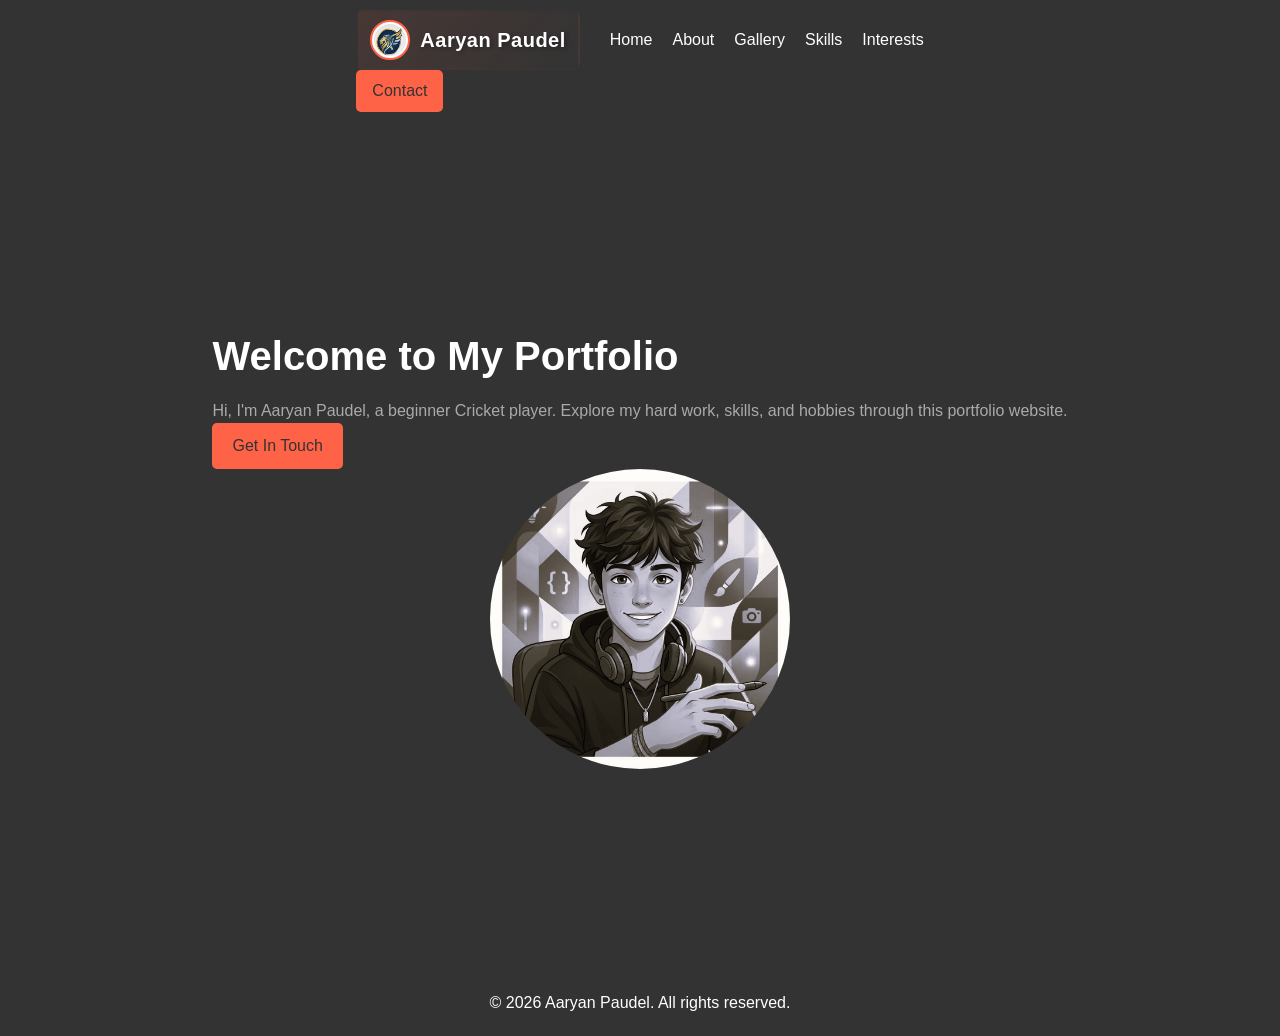
<file: index.html>
<!DOCTYPE html>
<html lang="en">
<head>
    <meta charset="UTF-8">
    <meta name="viewport" content="width=device-width, initial-scale=1.0">
    <title>Aaryan Paudel - Portfolio</title>
    <link rel="stylesheet" href="style.css">
    <style>
        :root {
            --transition: all 0.3s ease;
        }

        .hero {
            display: flex;
            align-items: center;
            justify-content: space-between;
            padding: 150px 0 100px;
            background: var(--dark);
            color: var(--pure);
            min-height: 100vh;
        }

        .hero-content {
            flex: 1;
            padding: 0 50px;
        }

        .hero-image {
            flex: 1;
            text-align: center;
        }

        .hero-image img {
            width: 300px;
            height: 300px;
            border-radius: 50%;
            object-fit: cover;
        }

        .hero-text h1 {
            font-size: 40px;
            margin: 10px 0;
        }

        .hero-text p {
            color: #aaa;
            line-height: 1.6;
        }
    </style>
</head>
<body>
<header>
<nav class="navbar">
<div class="container">
<div class="nav-left">
<a href="index.html" class="logo">
<img src="Image/logo.png" alt="Logo">
<span>Aaryan Paudel</span>
</a>
<div class="nav-links">
<a href="index.html">Home</a>
<a href="about.html">About</a>
<a href="gallery.html">Gallery</a>
<a href="skills.html">Skills</a>
<a href="interests.html">Interests</a>
</div>
</div>
<a href="contact.html" class="btn contact-btn">Contact</a>
</div>
</nav>
</header>
<main>
<section id="home" class="hero">
<div class="container">
<div class="hero-content">
<div class="hero-text">
                        <h1>Welcome to My Portfolio</h1>
                        <p>Hi, I'm Aaryan Paudel, a beginner Cricket player. Explore my hard work, skills, and hobbies through this portfolio website.</p>
                        <a href="contact.html" class="btn">Get In Touch</a>
                    </div>
                </div>
                <div class="hero-image">
                    <img src="Image/portfolio%20image%201.png" alt="Aaryan Paudel">
                </div>
            </div>
        </section>
    </main>
    <footer>
        <div class="container">
            <p>&copy; 2026 Aaryan Paudel. All rights reserved.</p>
        </div>
    </footer>
</body>
</html>
</file>
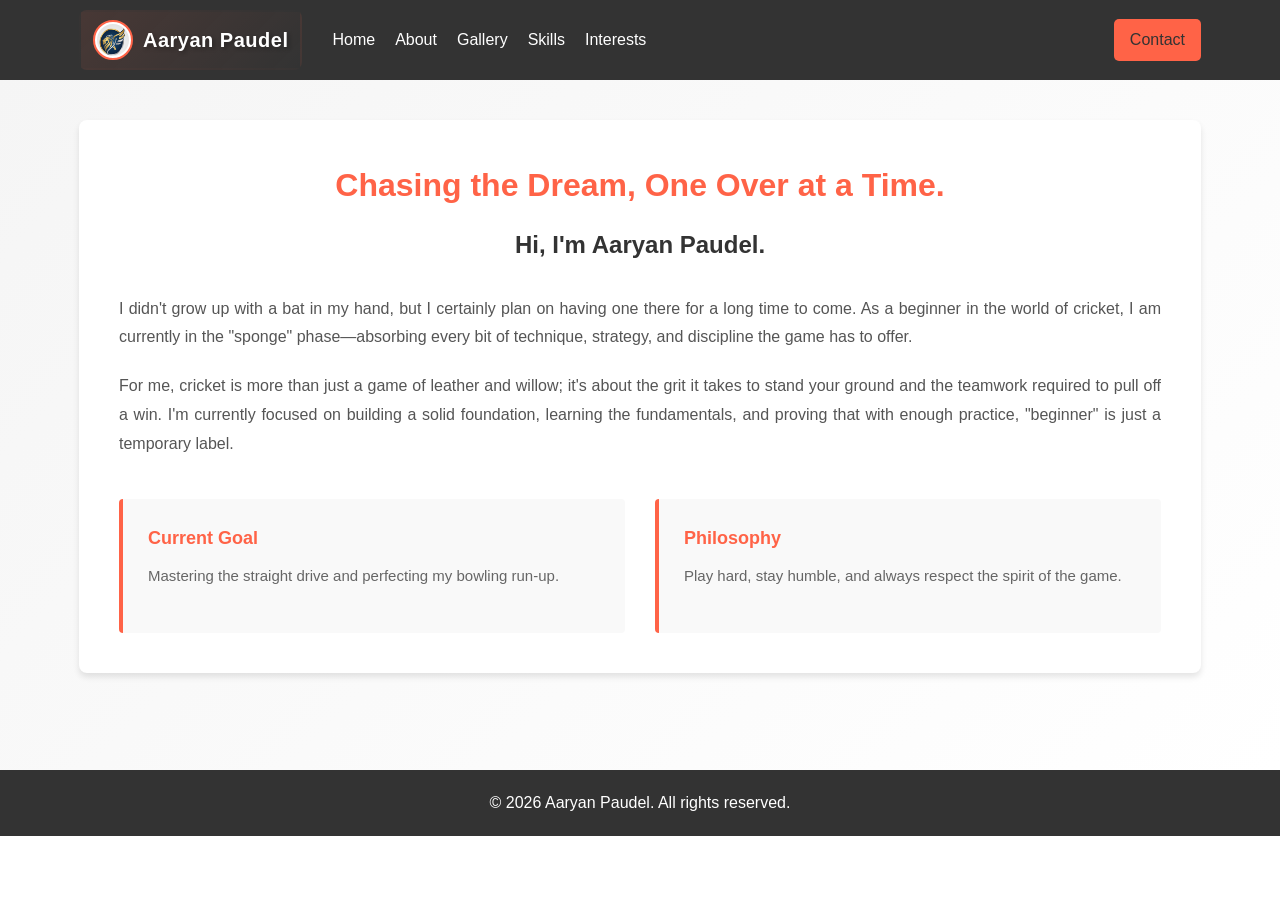
<file: about.html>
<!DOCTYPE html>
<html lang="en">
<head>
    <meta charset="UTF-8">
    <meta name="viewport" content="width=device-width, initial-scale=1.0">
    <title>About Me - Aaryan Paudel</title>
    <link rel="stylesheet" href="style.css">
    <style>
        :root {
            --shadow: 0 4px 6px rgba(0, 0, 0, 0.1);
            --shadow-hover: 0 6px 12px rgba(255, 99, 71, 0.2);
            --transition: all 0.3s ease;
        }

        .about {
            min-height: calc(100vh - 200px);
            padding: 50px 0;
            background: linear-gradient(135deg, #f5f5f5, #fff);
        }

        .about-content {
            background: white;
            padding: 40px;
            border-radius: 8px;
            box-shadow: var(--shadow);
        }

        .about-content h1 {
            color: var(--primary);
            font-size: 32px;
            margin-bottom: 15px;
            text-align: center;
        }

        .about-content h2 {
            color: var(--dark);
            font-size: 24px;
            margin-bottom: 30px;
            text-align: center;
        }

        .about-content p {
            font-size: 16px;
            line-height: 1.8;
            color: #555;
            margin-bottom: 20px;
            text-align: justify;
        }

        .about-highlights {
            display: grid;
            grid-template-columns: 1fr 1fr;
            gap: 30px;
            margin-top: 40px;
        }

        .highlight {
            background: #f9f9f9;
            padding: 25px;
            border-left: 4px solid var(--primary);
            border-radius: 4px;
            transition: var(--transition);
        }

        .highlight:hover {
            transform: translateY(-5px);
            box-shadow: var(--shadow-hover);
        }

        .highlight h3 {
            color: var(--primary);
            font-size: 18px;
            margin-bottom: 12px;
        }

        .highlight p {
            color: #666;
            font-size: 15px;
            line-height: 1.6;
            text-align: left;
        }
    </style>
</head>
<body>
<header>
<nav class="navbar">
<div class="container" style="display: flex; justify-content: space-between; align-items: center; width: 100%;">
<div class="nav-left">
<a href="index.html" class="logo">
<img src="Image/logo.png" alt="Logo">
<span>Aaryan Paudel</span>
</a>
<div class="nav-links">
<a href="index.html">Home</a>
<a href="about.html">About</a>
<a href="gallery.html">Gallery</a>
<a href="skills.html">Skills</a>
<a href="interests.html">Interests</a>
</div>
</div>
<a href="contact.html" class="btn contact-btn">Contact</a>
</div>
</nav>
</header>
<main>
<section id="about" class="about">
<div class="container">
<div class="about-content">
<h1>Chasing the Dream, One Over at a Time.</h1>
<h2>Hi, I'm Aaryan Paudel.</h2>

<p>I didn't grow up with a bat in my hand, but I certainly plan on having one there for a long time to come. As a beginner in the world of cricket, I am currently in the "sponge" phase—absorbing every bit of technique, strategy, and discipline the game has to offer.</p>

<p>For me, cricket is more than just a game of leather and willow; it's about the grit it takes to stand your ground and the teamwork required to pull off a win. I'm currently focused on building a solid foundation, learning the fundamentals, and proving that with enough practice, "beginner" is just a temporary label.</p>

<div class="about-highlights">
<div class="highlight">
<h3>Current Goal</h3>
<p>Mastering the straight drive and perfecting my bowling run-up.</p>
</div>

<div class="highlight">
<h3>Philosophy</h3>
<p>Play hard, stay humble, and always respect the spirit of the game.</p>
</div>
</div>
</div>
</div>
</section>
</main>
<footer>
<div class="container">
<p>&copy; 2026 Aaryan Paudel. All rights reserved.</p>
</div>
</footer>
</body>
</html>
</file>
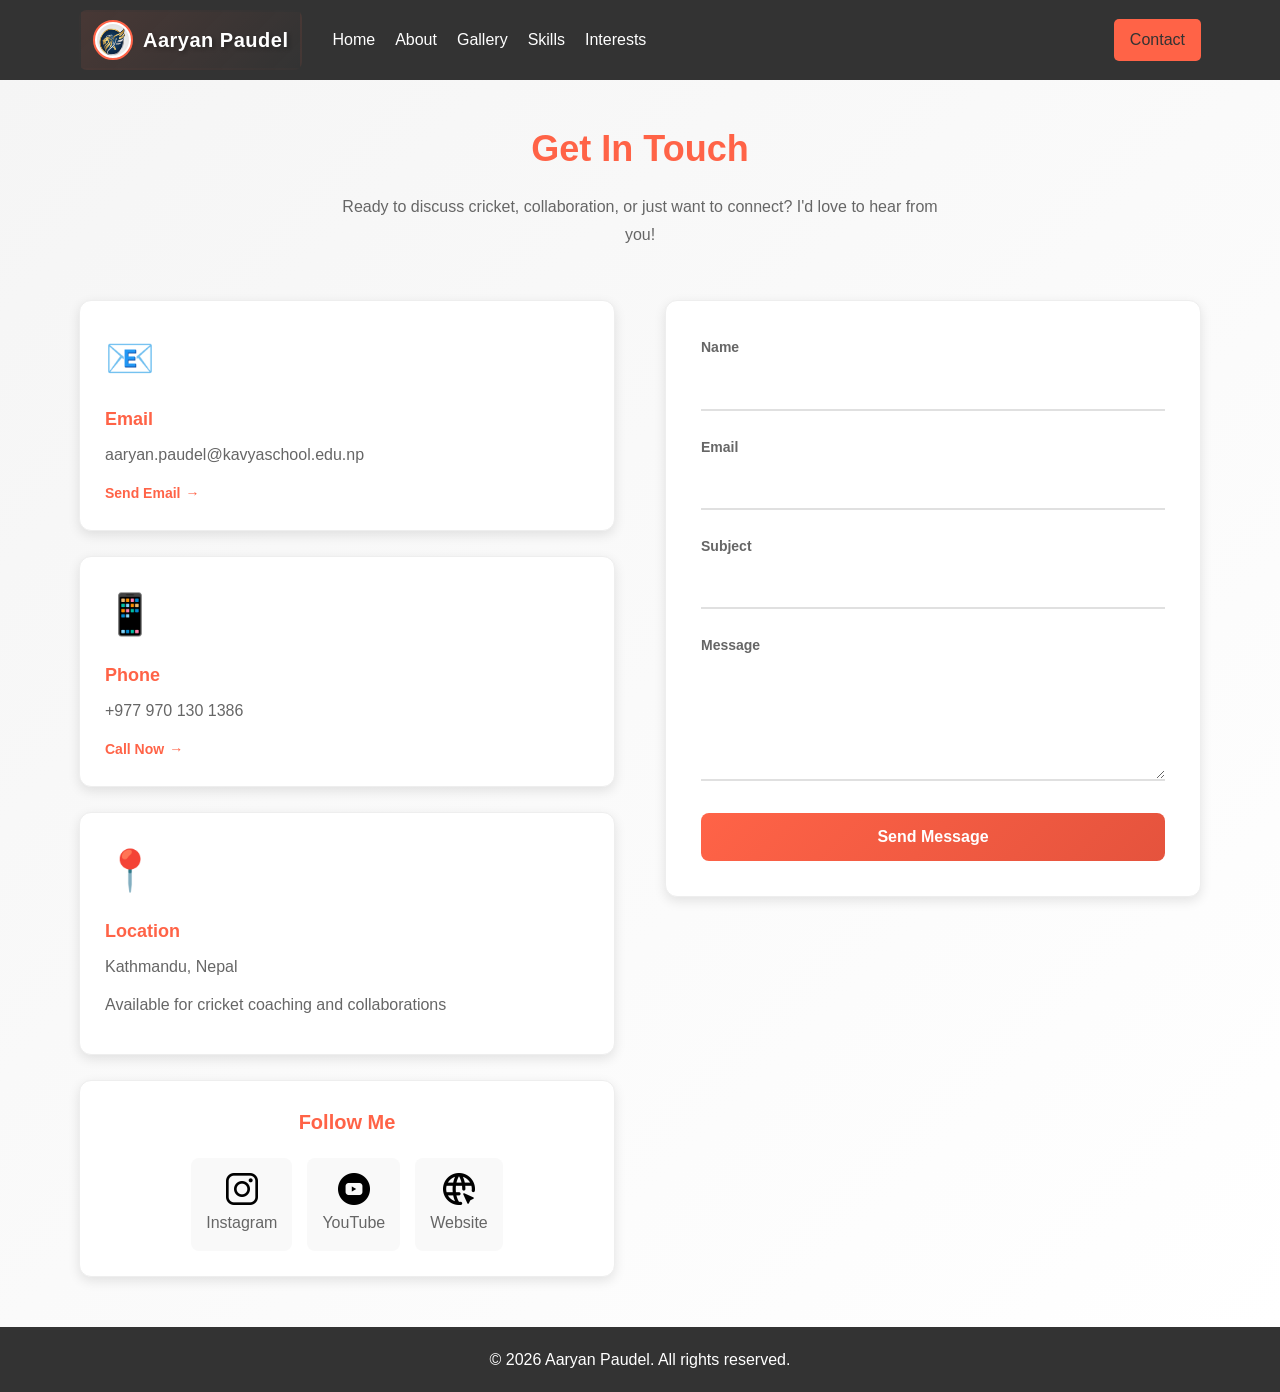
<file: contact.html>
<!DOCTYPE html>
<html lang="en">
<head>
    <meta charset="UTF-8">
    <meta name="viewport" content="width=device-width, initial-scale=1.0">
    <title>Contact - Aaryan Paudel</title>
    <link rel="stylesheet" href="style.css">
    <style>
        :root {
            --shadow: 0 4px 12px rgba(0, 0, 0, 0.1);
            --shadow-hover: 0 8px 20px rgba(255, 99, 71, 0.15);
            --transition: all 0.3s ease;
        }

        .contact {
            min-height: calc(100vh - 200px);
            padding: 50px 0;
            background: linear-gradient(135deg, #f5f5f5, #fff);
        }

        .contact-header {
            text-align: center;
            margin-bottom: 50px;
        }

        .contact-header h1 {
            color: var(--primary);
            font-size: 36px;
            margin-bottom: 15px;
        }

        .contact-header p {
            color: #666;
            font-size: 16px;
            line-height: 1.8;
            max-width: 600px;
            margin: 0 auto;
        }

        .contact-content {
            display: grid;
            grid-template-columns: 1fr 1fr;
            gap: 50px;
            align-items: start;
        }

        .contact-info {
            display: flex;
            flex-direction: column;
            gap: 25px;
        }

        .info-card {
            background: white;
            padding: 25px;
            border-radius: 12px;
            box-shadow: var(--shadow);
            border: 1px solid #eee;
            transition: var(--transition);
            position: relative;
            overflow: hidden;
        }

        .info-card::before {
            content: '';
            position: absolute;
            top: 0;
            left: 0;
            right: 0;
            height: 4px;
            background: linear-gradient(90deg, var(--primary), #ff7f50);
            transform: scaleX(0);
            transition: transform 0.3s ease;
        }

        .info-card:hover::before {
            transform: scaleX(1);
        }

        .info-card:hover {
            transform: translateY(-5px);
            box-shadow: var(--shadow-hover);
        }

        .info-icon {
            font-size: 40px;
            margin-bottom: 15px;
            display: inline-block;
            transition: transform 0.3s ease;
        }

        .info-card:hover .info-icon {
            transform: scale(1.1) rotate(5deg);
        }

        .info-content h3 {
            color: var(--primary);
            font-size: 18px;
            margin-bottom: 8px;
        }

        .info-content p {
            color: #666;
            margin-bottom: 12px;
            line-height: 1.6;
        }

        .info-link {
            color: var(--primary);
            text-decoration: none;
            font-weight: 600;
            font-size: 14px;
            transition: color 0.3s ease;
            display: inline-flex;
            align-items: center;
            gap: 5px;
        }

        .info-link:hover {
            color: #e5533d;
        }

        .info-link::after {
            content: '→';
            transition: transform 0.3s ease;
        }

        .info-link:hover::after {
            transform: translateX(3px);
        }

        .social-links {
            background: white;
            padding: 25px;
            border-radius: 12px;
            box-shadow: var(--shadow);
            border: 1px solid #eee;
        }

        .social-links h3 {
            color: var(--primary);
            font-size: 20px;
            margin-bottom: 20px;
            text-align: center;
        }

        .social-icons {
            display: flex;
            gap: 15px;
            justify-content: center;
        }

        .social-link {
            display: flex;
            flex-direction: column;
            align-items: center;
            text-decoration: none;
            color: #666;
            transition: var(--transition);
            padding: 15px;
            border-radius: 8px;
            background: #f9f9f9;
            min-width: 80px;
            position: relative;
            overflow: hidden;
        }

        .social-link::before {
            content: '';
            position: absolute;
            inset: 0;
            background: linear-gradient(135deg, var(--primary), rgba(255, 99, 71, 0.1));
            opacity: 0;
            transition: opacity 0.3s ease;
        }

        .social-link:hover::before {
            opacity: 1;
        }

        .social-link:hover {
            background: var(--primary);
            color: white;
            transform: translateY(-3px);
            box-shadow: 0 4px 12px rgba(255, 99, 71, 0.3);
        }

        .social-icon {
            width: 32px;
            height: 32px;
            margin-bottom: 5px;
            transition: var(--transition);
            object-fit: contain;
        }

        .social-link:hover .social-icon {
            transform: scale(1.2);
            filter: brightness(1.1);
        }

        .contact-form {
            background: white;
            padding: 35px;
            border-radius: 12px;
            box-shadow: var(--shadow);
            border: 1px solid #eee;
        }

        .form-group {
            margin-bottom: 25px;
            position: relative;
        }

        .form-group label {
            display: block;
            color: #666;
            font-size: 14px;
            margin-bottom: 8px;
            font-weight: 600;
            transition: color 0.3s ease;
        }

        .form-group input, .form-group textarea {
            width: 100%;
            padding: 12px 0;
            border: none;
            border-bottom: 2px solid #e0e0e0;
            background: transparent;
            font-size: 16px;
            color: #333;
            transition: border-color 0.3s ease;
            outline: none;
        }

        .form-group input:focus, .form-group textarea:focus {
            border-bottom-color: var(--primary);
        }

        .input-line {
            position: absolute;
            bottom: 0;
            left: 0;
            width: 0;
            height: 2px;
            background: linear-gradient(90deg, var(--primary), #ff7f50);
            transition: width 0.3s ease;
        }

        .form-group input:focus ~ .input-line,
        .form-group textarea:focus ~ .input-line,
        .form-group input:focus + .input-line,
        .form-group textarea:focus + .input-line {
            width: 100%;
        }

        .submit-btn {
            width: 100%;
            padding: 15px;
            background: linear-gradient(135deg, var(--primary), #e5533d);
            color: white;
            border: none;
            border-radius: 8px;
            font-size: 16px;
            font-weight: 600;
            cursor: pointer;
            transition: var(--transition);
            display: flex;
            align-items: center;
            justify-content: center;
            gap: 10px;
            position: relative;
            overflow: hidden;
        }

        .submit-btn::before {
            content: '';
            position: absolute;
            top: 0;
            left: -100%;
            width: 100%;
            height: 100%;
            background: linear-gradient(90deg, transparent, rgba(255, 255, 255, 0.2), transparent);
            transition: left 0.5s ease;
        }

        .submit-btn:hover::before {
            left: 100%;
        }

        .submit-btn:hover {
            transform: translateY(-2px);
            box-shadow: 0 6px 15px rgba(255, 99, 71, 0.3);
        }

        .btn-loader {
            width: 20px;
            height: 20px;
            border: 2px solid rgba(255, 255, 255, 0.3);
            border-top: 2px solid white;
            border-radius: 50%;
            animation: spin 1s linear infinite;
        }

        @keyframes spin {
            0% { transform: rotate(0deg); }
            100% { transform: rotate(360deg); }
        }

        .form-success {
            text-align: center;
            padding: 40px;
        }

        .success-icon {
            font-size: 50px;
            margin-bottom: 20px;
            animation: bounce 0.6s ease;
        }

        @keyframes bounce {
            0%, 20%, 50%, 80%, 100% { transform: translateY(0); }
            40% { transform: translateY(-10px); }
            60% { transform: translateY(-5px); }
        }

        .form-success h3 {
            color: var(--primary);
            margin-bottom: 10px;
        }

        .form-success p {
            color: #666;
        }

        @media (max-width: 768px) {
            .contact-content {
                grid-template-columns: 1fr;
                gap: 30px;
            }

            .contact-header h1 {
                font-size: 28px;
            }

            .info-card, .contact-form {
                padding: 20px;
            }

            .social-icons {
                flex-direction: column;
                align-items: center;
            }

            .social-link {
                width: 100%;
                max-width: 200px;
            }

            .social-icon {
                width: 28px;
                height: 28px;
            }
        }
    </style>
</head>
<body>
<header>
<nav class="navbar">
<div class="container" style="display: flex; justify-content: space-between; align-items: center; width: 100%;">
<div class="nav-left">
<a href="index.html" class="logo">
<img src="Image/logo.png" alt="Logo">
<span>Aaryan Paudel</span>
</a>
<div class="nav-links">
<a href="index.html">Home</a>
<a href="about.html">About</a>
<a href="gallery.html">Gallery</a>
<a href="skills.html">Skills</a>
<a href="interests.html">Interests</a>
</div>
</div>
<a href="contact.html" class="btn contact-btn">Contact</a>
</div>
</nav>
</header>
<main>
<section id="contact" class="contact">
<div class="container">
<div class="contact-header">
<h1>Get In Touch</h1>
<p>Ready to discuss cricket, collaboration, or just want to connect? I'd love to hear from you!</p>
</div>

<div class="contact-content">
<div class="contact-info">
<div class="info-card">
<div class="info-icon">📧</div>
<div class="info-content">
<h3>Email</h3>
<p>aaryan.paudel@kavyaschool.edu.np</p>
<a href="mailto:aaryan.paudel@kavyaschool.edu.np" class="info-link">Send Email</a>
</div>
</div>

<div class="info-card">
<div class="info-icon">📱</div>
<div class="info-content">
<h3>Phone</h3>
<p>+977 970 130 1386</p>
<a href="tel:+9779701301386" class="info-link">Call Now</a>
</div>
</div>

<div class="info-card">
<div class="info-icon">📍</div>
<div class="info-content">
<h3>Location</h3>
<p>Kathmandu, Nepal</p>
<p>Available for cricket coaching and collaborations</p>
</div>
</div>

<div class="social-links">
<h3>Follow Me</h3>
<div class="social-icons">
<a href="#" class="social-link" data-platform="instagram">
<img src="Image/instagram.png" alt="Instagram" class="social-icon">
<span>Instagram</span>
</a>
<a href="#" class="social-link" data-platform="youtube">
<img src="Image/youtube.png" alt="YouTube" class="social-icon">
<span>YouTube</span>
</a>
<a href="#" class="social-link" data-platform="domain">
<img src="Image/domain.png" alt="Website" class="social-icon">
<span>Website</span>
</a>
</div>
</div>
</div>

<div class="contact-form">
<form id="contactForm">
<div class="form-group">
<label for="name">Name</label>
<input type="text" id="name" name="name" required>
<div class="input-line"></div>
</div>

<div class="form-group">
<label for="email">Email</label>
<input type="email" id="email" name="email" required>
<div class="input-line"></div>
</div>

<div class="form-group">
<label for="subject">Subject</label>
<input type="text" id="subject" name="subject" required>
<div class="input-line"></div>
</div>

<div class="form-group">
<label for="message">Message</label>
<textarea id="message" name="message" rows="5" required></textarea>
<div class="input-line"></div>
</div>

<button type="submit" class="submit-btn">
<span>Send Message</span>
<div class="btn-loader" style="display: none;"></div>
</button>
</form>

<div class="form-success" style="display: none;">
<div class="success-icon">✅</div>
<h3>Message Sent!</h3>
<p>Thank you for reaching out. I'll get back to you soon!</p>
</div>
</div>
</div>
</div>
</section>
</main>
<footer>
<div class="container">
<p>&copy; 2026 Aaryan Paudel. All rights reserved.</p>
</div>
</footer>
</body>
</html>
</file>
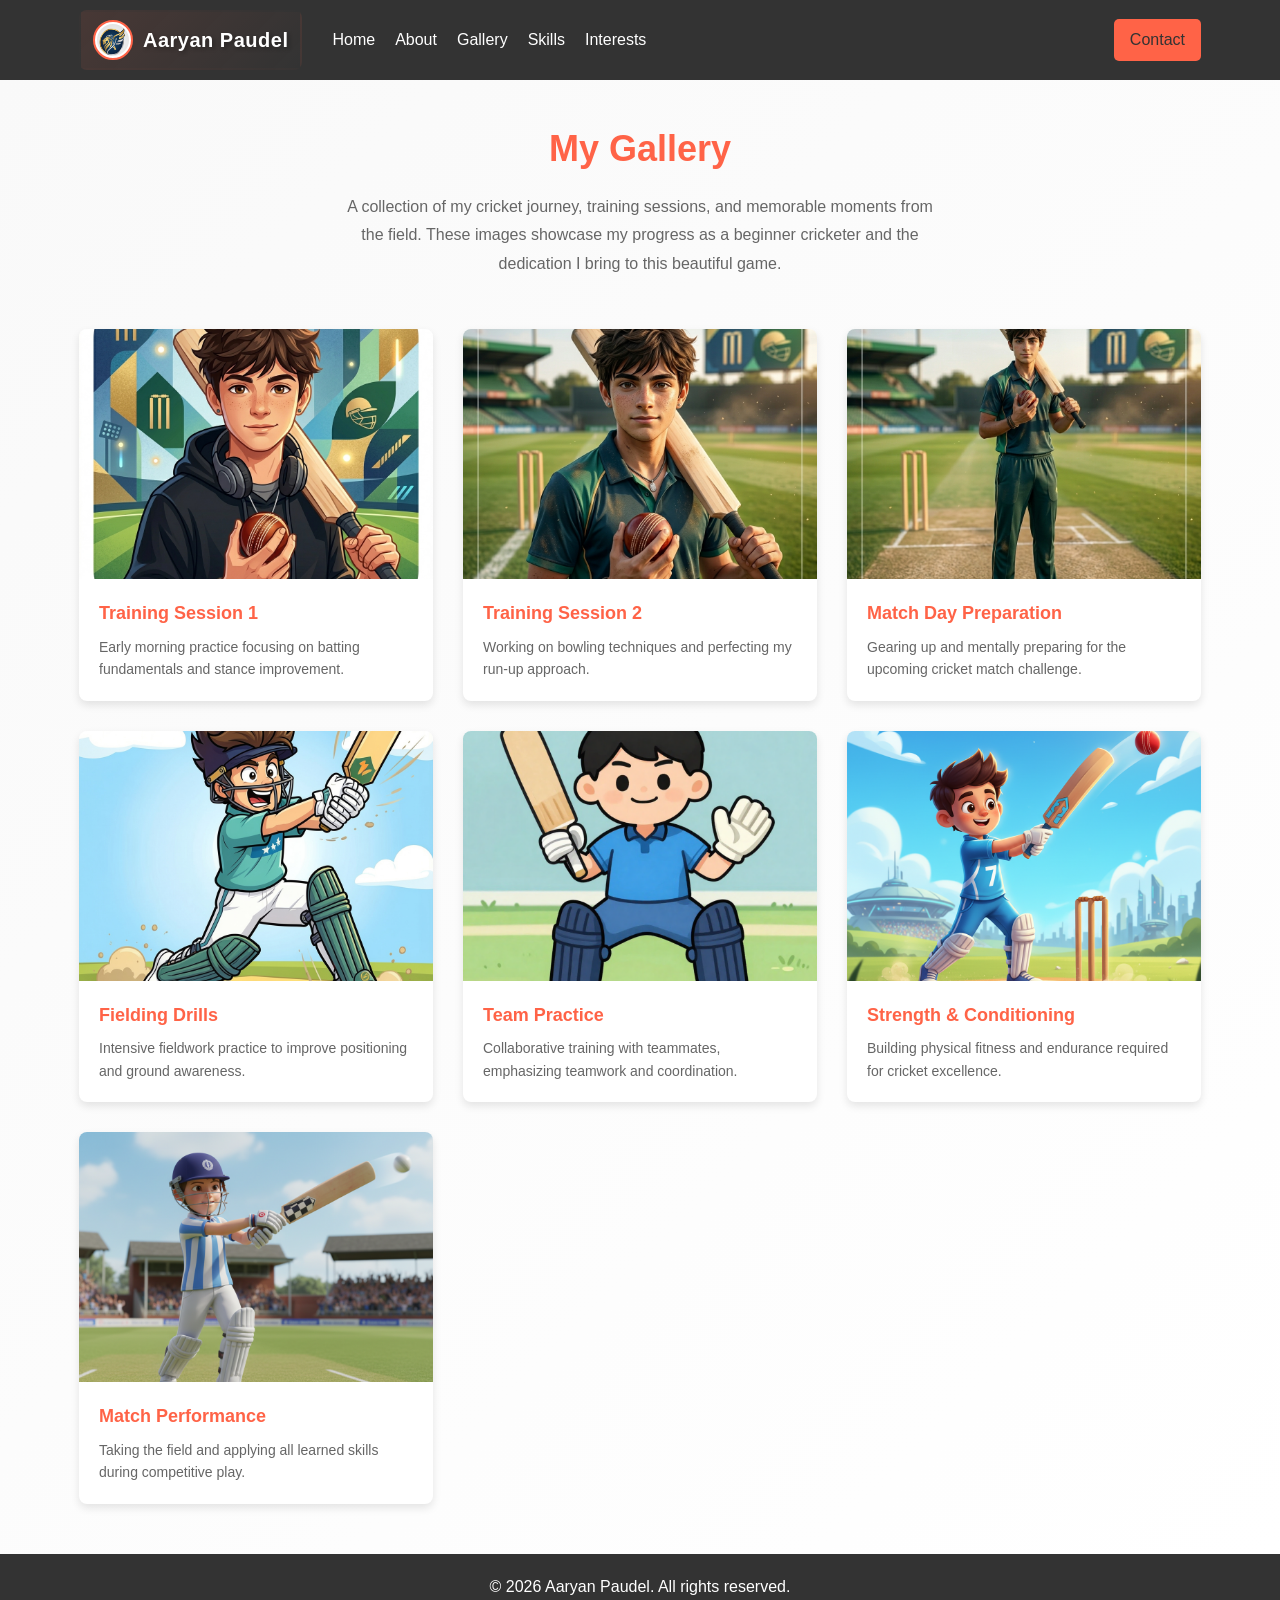
<file: gallery.html>
<!DOCTYPE html>
<html lang="en">
<head>
    <meta charset="UTF-8">
    <meta name="viewport" content="width=device-width, initial-scale=1.0">
    <title>Gallery - Aaryan Paudel</title>
    <link rel="stylesheet" href="style.css">
    <style>
        :root {
            --shadow: 0 4px 8px rgba(0, 0, 0, 0.1);
            --shadow-hover: 0 8px 16px rgba(255, 99, 71, 0.2);
            --transition: all 0.3s ease;
        }

        .gallery {
            min-height: calc(100vh - 200px);
            padding: 50px 0;
            background: linear-gradient(135deg, #f9f9f9, #fff);
        }

        .gallery-header {
            text-align: center;
            margin-bottom: 50px;
        }

        .gallery-header h1 {
            color: var(--primary);
            font-size: 36px;
            margin-bottom: 15px;
        }

        .gallery-header p {
            color: #666;
            font-size: 16px;
            line-height: 1.8;
            max-width: 600px;
            margin: 0 auto;
        }

        .gallery-grid {
            display: grid;
            grid-template-columns: repeat(auto-fit, minmax(280px, 1fr));
            gap: 30px;
            margin-top: 40px;
        }

        .gallery-item {
            background: white;
            border-radius: 8px;
            overflow: hidden;
            box-shadow: var(--shadow);
            transition: var(--transition);
        }

        .gallery-item:hover {
            transform: translateY(-10px);
            box-shadow: var(--shadow-hover);
        }

        .gallery-image-wrapper {
            position: relative;
            overflow: hidden;
            height: 250px;
            background: var(--dark);
        }

        .gallery-image-wrapper img {
            width: 100%;
            height: 100%;
            object-fit: cover;
            transition: var(--transition);
        }

        .gallery-item:hover .gallery-image-wrapper img {
            transform: scale(1.1);
            filter: brightness(0.8);
        }

        .gallery-overlay {
            position: absolute;
            inset: 0;
            background: linear-gradient(135deg, rgba(255, 99, 71, 0.8), rgba(51, 51, 51, 0.8));
            display: flex;
            align-items: center;
            justify-content: center;
            opacity: 0;
            transition: opacity 0.3s ease;
        }

        .gallery-item:hover .gallery-overlay {
            opacity: 1;
        }

        .gallery-overlay p {
            color: white;
            font-size: 18px;
            font-weight: bold;
            text-shadow: 2px 2px 4px rgba(0, 0, 0, 0.3);
        }

        .gallery-caption {
            padding: 20px;
        }

        .gallery-caption h3 {
            color: var(--primary);
            font-size: 18px;
            margin-bottom: 8px;
            transition: color 0.3s ease;
        }

        .gallery-item:hover .gallery-caption h3 {
            color: #e5533d;
        }

        .gallery-caption p {
            color: #666;
            font-size: 14px;
            line-height: 1.6;
        }
    </style>
</head>
<body>
<header>
<nav class="navbar">
<div class="container" style="display: flex; justify-content: space-between; align-items: center; width: 100%;">
<div class="nav-left">
<a href="index.html" class="logo">
<img src="Image/logo.png" alt="Logo">
<span>Aaryan Paudel</span>
</a>
<div class="nav-links">
<a href="index.html">Home</a>
<a href="about.html">About</a>
<a href="gallery.html">Gallery</a>
<a href="skills.html">Skills</a>
<a href="interests.html">Interests</a>
</div>
</div>
<a href="contact.html" class="btn contact-btn">Contact</a>
</div>
</nav>
</header>
<main>
<section id="gallery" class="gallery">
<div class="container">
<div class="gallery-header">
<h1>My Gallery</h1>
<p>A collection of my cricket journey, training sessions, and memorable moments from the field. These images showcase my progress as a beginner cricketer and the dedication I bring to this beautiful game.</p>
</div>

<div class="gallery-grid">
<div class="gallery-item">
<div class="gallery-image-wrapper">
<img src="Image/portfolio%20image%202.png" alt="Cricket Training Session 1">
<div class="gallery-overlay">
<p>Training Session 1</p>
</div>
</div>
<div class="gallery-caption">
<h3>Training Session 1</h3>
<p>Early morning practice focusing on batting fundamentals and stance improvement.</p>
</div>
</div>

<div class="gallery-item">
<div class="gallery-image-wrapper">
<img src="Image/portfolio%20image%203.png" alt="Cricket Training Session 2">
<div class="gallery-overlay">
<p>Training Session 2</p>
</div>
</div>
<div class="gallery-caption">
<h3>Training Session 2</h3>
<p>Working on bowling techniques and perfecting my run-up approach.</p>
</div>
</div>

<div class="gallery-item">
<div class="gallery-image-wrapper">
<img src="Image/portfolio%20image%204.png" alt="Match Day Preparation">
<div class="gallery-overlay">
<p>Match Day Preparation</p>
</div>
</div>
<div class="gallery-caption">
<h3>Match Day Preparation</h3>
<p>Gearing up and mentally preparing for the upcoming cricket match challenge.</p>
</div>
</div>

<div class="gallery-item">
<div class="gallery-image-wrapper">
<img src="Image/portfolio%20image%205.png" alt="Fielding Drills">
<div class="gallery-overlay">
<p>Fielding Drills</p>
</div>
</div>
<div class="gallery-caption">
<h3>Fielding Drills</h3>
<p>Intensive fieldwork practice to improve positioning and ground awareness.</p>
</div>
</div>

<div class="gallery-item">
<div class="gallery-image-wrapper">
<img src="Image/portfolio%20image%206.png" alt="Team Practice">
<div class="gallery-overlay">
<p>Team Practice</p>
</div>
</div>
<div class="gallery-caption">
<h3>Team Practice</h3>
<p>Collaborative training with teammates, emphasizing teamwork and coordination.</p>
</div>
</div>

<div class="gallery-item">
<div class="gallery-image-wrapper">
<img src="Image/portfolio%20image%207.png" alt="Strength & Conditioning">
<div class="gallery-overlay">
<p>Strength Training</p>
</div>
</div>
<div class="gallery-caption">
<h3>Strength & Conditioning</h3>
<p>Building physical fitness and endurance required for cricket excellence.</p>
</div>
</div>

<div class="gallery-item">
<div class="gallery-image-wrapper">
<img src="Image/portfolio%20image%208.png" alt="Match Performance">
<div class="gallery-overlay">
<p>Match Performance</p>
</div>
</div>
<div class="gallery-caption">
<h3>Match Performance</h3>
<p>Taking the field and applying all learned skills during competitive play.</p>
</div>
</div>
</div>
</div>
</section>
</main>
<footer>
<div class="container">
<p>&copy; 2026 Aaryan Paudel. All rights reserved.</p>
</div>
</footer>
</body>
</html>
</file>
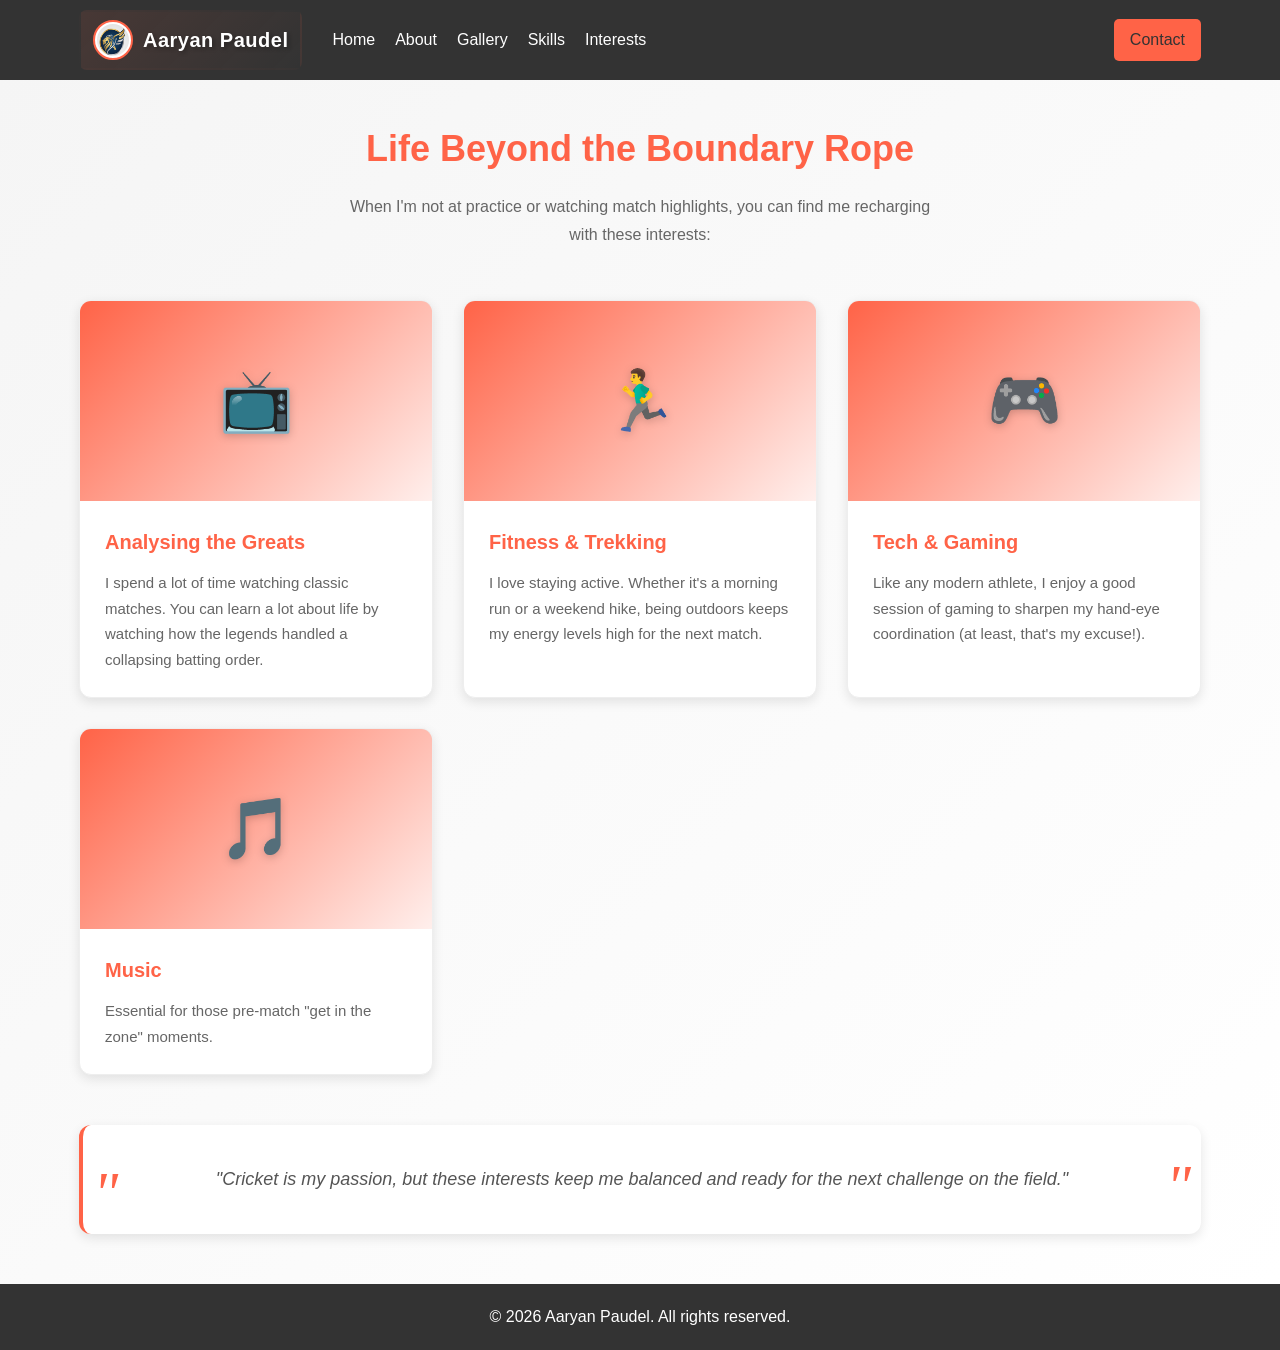
<file: interests.html>
<!DOCTYPE html>
<html lang="en">
<head>
    <meta charset="UTF-8">
    <meta name="viewport" content="width=device-width, initial-scale=1.0">
    <title>Interests - Aaryan Paudel</title>
    <link rel="stylesheet" href="style.css">
    <style>
        :root {
            --shadow: 0 4px 12px rgba(0, 0, 0, 0.1);
            --shadow-hover: 0 8px 25px rgba(255, 99, 71, 0.15);
            --transition: all 0.3s ease;
        }

        .interests {
            min-height: calc(100vh - 200px);
            padding: 50px 0;
            background: linear-gradient(135deg, #f5f5f5, #fff);
        }

        .interests-header {
            text-align: center;
            margin-bottom: 50px;
        }

        .interests-header h1 {
            color: var(--primary);
            font-size: 36px;
            margin-bottom: 15px;
        }

        .interests-header p {
            color: #666;
            font-size: 16px;
            line-height: 1.8;
            max-width: 600px;
            margin: 0 auto;
        }

        .interests-grid {
            display: grid;
            grid-template-columns: repeat(auto-fit, minmax(280px, 1fr));
            gap: 30px;
            margin-bottom: 50px;
        }

        .interest-card {
            background: white;
            border-radius: 12px;
            overflow: hidden;
            box-shadow: var(--shadow);
            border: 1px solid #eee;
            transition: var(--transition);
            position: relative;
        }

        .interest-card::before {
            content: '';
            position: absolute;
            inset: 0 0 auto 0;
            height: 4px;
            background: linear-gradient(90deg, var(--primary), #ff7f50, var(--primary));
            transform: scaleX(0);
            transition: transform 0.3s ease;
        }

        .interest-card:hover::before {
            transform: scaleX(1);
        }

        .interest-card:hover {
            transform: translateY(-8px);
            box-shadow: var(--shadow-hover);
        }

        .interest-icon {
            width: 100%;
            height: 200px;
            display: flex;
            align-items: center;
            justify-content: center;
            background: linear-gradient(135deg, var(--primary), rgba(255, 99, 71, 0.1));
            position: relative;
            overflow: hidden;
        }

        .interest-icon::before {
            content: '';
            position: absolute;
            inset: 0;
            background: radial-gradient(circle at center, rgba(255, 255, 255, 0.2), transparent 70%);
            opacity: 0;
            transition: opacity 0.3s ease;
        }

        .interest-card:hover .interest-icon::before {
            opacity: 1;
        }

        .icon-placeholder {
            font-size: 60px;
            z-index: 1;
            position: relative;
            transition: var(--transition);
            filter: drop-shadow(0 2px 4px rgba(0, 0, 0, 0.2));
            animation: float 3s ease-in-out infinite;
        }

        @keyframes float {
            0%, 100% { transform: translateY(0); }
            50% { transform: translateY(-10px); }
        }

        .interest-card:hover .icon-placeholder {
            transform: scale(1.2) rotate(5deg);
            filter: drop-shadow(0 4px 8px rgba(0, 0, 0, 0.3));
            animation-play-state: paused;
        }

        .interest-content {
            padding: 25px;
            position: relative;
        }

        .interest-content::before {
            content: '';
            position: absolute;
            inset: 0 auto 0 0;
            height: 2px;
            background: linear-gradient(90deg, transparent, var(--primary), transparent);
            opacity: 0;
            transition: opacity 0.3s ease;
        }

        .interest-card:hover .interest-content::before {
            opacity: 1;
        }

        .interest-content h3 {
            color: var(--primary);
            font-size: 20px;
            margin-bottom: 12px;
            transition: var(--transition);
            position: relative;
        }

        .interest-card:hover .interest-content h3 {
            color: #e5533d;
            transform: translateX(5px);
        }

        .interest-content p {
            color: #666;
            font-size: 15px;
            line-height: 1.7;
            transition: color 0.3s ease;
        }

        .interest-card:hover .interest-content p {
            color: #444;
        }

        .interests-quote {
            background: white;
            padding: 40px;
            border-radius: 12px;
            box-shadow: var(--shadow);
            text-align: center;
            border-left: 4px solid var(--primary);
        }

        .interests-quote blockquote {
            font-style: italic;
            font-size: 18px;
            color: #555;
            margin: 0;
            position: relative;
        }

        .interests-quote blockquote::before,
        .interests-quote blockquote::after {
            content: '"';
            font-size: 60px;
            color: var(--primary);
            position: absolute;
            font-family: serif;
        }

        .interests-quote blockquote::before {
            left: -30px;
            top: -20px;
        }

        .interests-quote blockquote::after {
            right: -30px;
            bottom: -40px;
        }

        @media (max-width: 768px) {
            .interests-header h1 {
                font-size: 28px;
            }

            .interests-grid {
                grid-template-columns: 1fr;
                gap: 20px;
            }

            .interest-icon {
                height: 180px;
            }

            .icon-placeholder {
                font-size: 50px;
            }

            .interest-content {
                padding: 20px;
            }

            .interest-content h3 {
                font-size: 18px;
            }

            .interest-content p {
                font-size: 14px;
            }

            .interests-quote {
                padding: 25px;
            }

            .interests-quote blockquote {
                font-size: 16px;
            }

            .interests-quote blockquote::before,
            .interests-quote blockquote::after {
                font-size: 40px;
            }
        }
    </style>
</head>
<body>
<header>
<nav class="navbar">
<div class="container" style="display: flex; justify-content: space-between; align-items: center; width: 100%;">
<div class="nav-left">
<a href="index.html" class="logo">
<img src="Image/logo.png" alt="Logo">
<span>Aaryan Paudel</span>
</a>
<div class="nav-links">
<a href="index.html">Home</a>
<a href="about.html">About</a>
<a href="gallery.html">Gallery</a>
<a href="skills.html">Skills</a>
<a href="interests.html">Interests</a>
</div>
</div>
<a href="contact.html" class="btn contact-btn">Contact</a>
</div>
</nav>
</header>
<main>
<section id="interests" class="interests">
<div class="container">
<div class="interests-header">
<h1>Life Beyond the Boundary Rope</h1>
<p>When I'm not at practice or watching match highlights, you can find me recharging with these interests:</p>
</div>

<div class="interests-grid">
<div class="interest-card">
<div class="interest-icon">
<div class="icon-placeholder">📺</div>
</div>
<div class="interest-content">
<h3>Analysing the Greats</h3>
<p>I spend a lot of time watching classic matches. You can learn a lot about life by watching how the legends handled a collapsing batting order.</p>
</div>
</div>

<div class="interest-card">
<div class="interest-icon">
<div class="icon-placeholder">🏃‍♂️</div>
</div>
<div class="interest-content">
<h3>Fitness & Trekking</h3>
<p>I love staying active. Whether it's a morning run or a weekend hike, being outdoors keeps my energy levels high for the next match.</p>
</div>
</div>

<div class="interest-card">
<div class="interest-icon">
<div class="icon-placeholder">🎮</div>
</div>
<div class="interest-content">
<h3>Tech & Gaming</h3>
<p>Like any modern athlete, I enjoy a good session of gaming to sharpen my hand-eye coordination (at least, that's my excuse!).</p>
</div>
</div>

<div class="interest-card">
<div class="interest-icon">
<div class="icon-placeholder">🎵</div>
</div>
<div class="interest-content">
<h3>Music</h3>
<p>Essential for those pre-match "get in the zone" moments.</p>
</div>
</div>
</div>

<div class="interests-quote">
<blockquote>
<p>"Cricket is my passion, but these interests keep me balanced and ready for the next challenge on the field."</p>
</blockquote>
</div>
</div>
</section>
</main>
<footer>
<div class="container">
<p>&copy; 2026 Aaryan Paudel. All rights reserved.</p>
</div>
</footer>
</body>
</html>
</file>
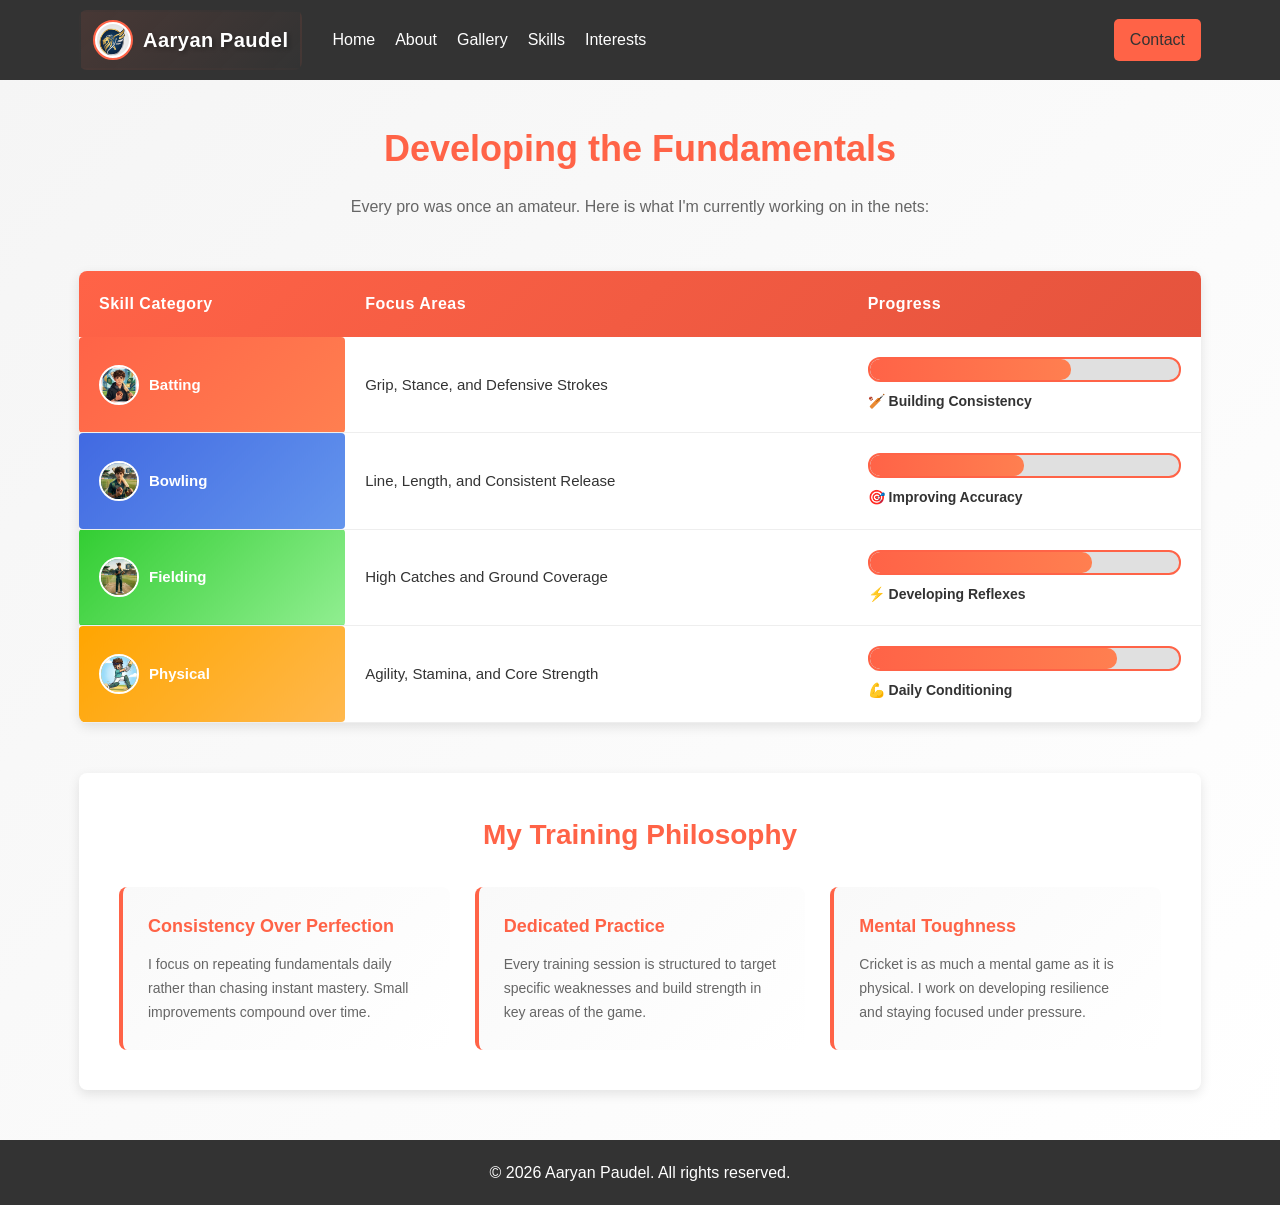
<file: skills.html>
<!DOCTYPE html>
<html lang="en">
<head>
    <meta charset="UTF-8">
    <meta name="viewport" content="width=device-width, initial-scale=1.0">
    <title>Skills - Aaryan Paudel</title>
    <link rel="stylesheet" href="style.css">
    <style>
        :root {
            --shadow: 0 4px 12px rgba(0, 0, 0, 0.1);
            --shadow-hover: 0 6px 15px rgba(255, 99, 71, 0.2);
            --transition: all 0.3s ease;
        }

        .skills {
            min-height: calc(100vh - 200px);
            padding: 50px 0;
            background: linear-gradient(135deg, #f5f5f5, #fff);
        }

        .skills-header {
            text-align: center;
            margin-bottom: 50px;
        }

        .skills-header h1 {
            color: var(--primary);
            font-size: 36px;
            margin-bottom: 15px;
        }

        .skills-header p {
            color: #666;
            font-size: 16px;
            line-height: 1.8;
        }

        .skills-table-wrapper {
            background: white;
            border-radius: 8px;
            overflow: hidden;
            box-shadow: var(--shadow);
            margin-bottom: 50px;
        }

        .skills-table {
            width: 100%;
            border-collapse: collapse;
        }

        .skills-table thead {
            background: linear-gradient(135deg, var(--primary), #e5533d);
            color: white;
        }

        .skills-table th {
            padding: 20px;
            text-align: left;
            font-size: 16px;
            font-weight: bold;
            letter-spacing: 0.5px;
        }

        .skills-table tbody tr {
            border-bottom: 1px solid #eee;
            transition: background-color 0.3s ease;
        }

        .skills-table tbody tr:hover {
            background-color: #f9f9f9;
        }

        .skills-table td {
            padding: 20px;
            font-size: 15px;
        }

        .skill-category {
            font-weight: bold;
            color: white;
            border-radius: 4px;
            padding: 8px 12px;
        }

        .skill-content {
            display: flex;
            align-items: center;
            gap: 10px;
        }

        .skill-icon {
            width: 40px;
            height: 40px;
            border-radius: 50%;
            object-fit: cover;
            border: 2px solid white;
            transition: var(--transition);
        }

        .skill-icon:hover {
            transform: scale(1.1);
            box-shadow: 0 4px 8px rgba(255, 255, 255, 0.3);
        }

        .skill-category.batting {
            background: linear-gradient(135deg, #ff6347, #ff7f50);
        }

        .skill-category.bowling {
            background: linear-gradient(135deg, #4169e1, #6495ed);
        }

        .skill-category.fielding {
            background: linear-gradient(135deg, #32cd32, #90ee90);
        }

        .skill-category.physical {
            background: linear-gradient(135deg, #ffa500, #ffb84d);
        }

        .category-title {
            display: inline-block;
        }

        .progress-cell {
            display: flex;
            flex-direction: column;
            gap: 8px;
        }

        .progress-bar {
            width: 100%;
            height: 25px;
            background: #e0e0e0;
            border-radius: 12px;
            overflow: hidden;
            border: 2px solid var(--primary);
        }

        .progress-fill {
            height: 100%;
            background: linear-gradient(90deg, var(--primary), #ff7f50);
            border-radius: 10px;
            transition: width 0.5s ease;
        }

        .progress-text {
            font-size: 14px;
            color: #333;
            font-weight: 600;
        }

        .skills-insight {
            background: white;
            padding: 40px;
            border-radius: 8px;
            box-shadow: var(--shadow);
        }

        .skills-insight h2 {
            color: var(--primary);
            font-size: 28px;
            margin-bottom: 30px;
            text-align: center;
        }

        .insight-cards {
            display: grid;
            grid-template-columns: repeat(auto-fit, minmax(250px, 1fr));
            gap: 25px;
        }

        .insight-card {
            background: linear-gradient(135deg, #f9f9f9, #fff);
            padding: 25px;
            border-radius: 8px;
            border-left: 4px solid var(--primary);
            transition: var(--transition);
        }

        .insight-card:hover {
            transform: translateY(-5px);
            box-shadow: var(--shadow-hover);
        }

        .insight-card h3 {
            color: var(--primary);
            font-size: 18px;
            margin-bottom: 12px;
        }

        .insight-card p {
            color: #666;
            font-size: 14px;
            line-height: 1.7;
        }
    </style>
</head>
<body>
<header>
<nav class="navbar">
<div class="container" style="display: flex; justify-content: space-between; align-items: center; width: 100%;">
<div class="nav-left">
<a href="index.html" class="logo">
<img src="Image/logo.png" alt="Logo">
<span>Aaryan Paudel</span>
</a>
<div class="nav-links">
<a href="index.html">Home</a>
<a href="about.html">About</a>
<a href="gallery.html">Gallery</a>
<a href="skills.html">Skills</a>
<a href="interests.html">Interests</a>
</div>
</div>
<a href="contact.html" class="btn contact-btn">Contact</a>
</div>
</nav>
</header>
<main>
<section id="skills" class="skills">
<div class="container">
<div class="skills-header">
<h1>Developing the Fundamentals</h1>
<p>Every pro was once an amateur. Here is what I'm currently working on in the nets:</p>
</div>

<div class="skills-table-wrapper">
<table class="skills-table">
<thead>
<tr>
<th>Skill Category</th>
<th>Focus Areas</th>
<th>Progress</th>
</tr>
</thead>
<tbody>
<tr>
<td class="skill-category batting">
<div class="skill-content">
<img src="Image/portfolio%20image%202.png" alt="Batting" class="skill-icon">
<span class="category-title">Batting</span>
</div>
</td>
<td>Grip, Stance, and Defensive Strokes</td>
<td class="progress-cell">
<div class="progress-bar">
<div class="progress-fill" style="width: 65%;"></div>
</div>
<span class="progress-text">🏏 Building Consistency</span>
</td>
</tr>
<tr>
<td class="skill-category bowling">
<div class="skill-content">
<img src="Image/portfolio%20image%203.png" alt="Bowling" class="skill-icon">
<span class="category-title">Bowling</span>
</div>
</td>
<td>Line, Length, and Consistent Release</td>
<td class="progress-cell">
<div class="progress-bar">
<div class="progress-fill" style="width: 50%;"></div>
</div>
<span class="progress-text">🎯 Improving Accuracy</span>
</td>
</tr>
<tr>
<td class="skill-category fielding">
<div class="skill-content">
<img src="Image/portfolio%20image%204.png" alt="Fielding" class="skill-icon">
<span class="category-title">Fielding</span>
</div>
</td>
<td>High Catches and Ground Coverage</td>
<td class="progress-cell">
<div class="progress-bar">
<div class="progress-fill" style="width: 72%;"></div>
</div>
<span class="progress-text">⚡ Developing Reflexes</span>
</td>
</tr>
<tr>
<td class="skill-category physical">
<div class="skill-content">
<img src="Image/portfolio%20image%205.png" alt="Physical Training" class="skill-icon">
<span class="category-title">Physical</span>
</div>
</td>
<td>Agility, Stamina, and Core Strength</td>
<td class="progress-cell">
<div class="progress-bar">
<div class="progress-fill" style="width: 80%;"></div>
</div>
<span class="progress-text">💪 Daily Conditioning</span>
</td>
</tr>
</tbody>
</table>
</div>

<div class="skills-insight">
<h2>My Training Philosophy</h2>
<div class="insight-cards">
<div class="insight-card">
<h3>Consistency Over Perfection</h3>
<p>I focus on repeating fundamentals daily rather than chasing instant mastery. Small improvements compound over time.</p>
</div>
<div class="insight-card">
<h3>Dedicated Practice</h3>
<p>Every training session is structured to target specific weaknesses and build strength in key areas of the game.</p>
</div>
<div class="insight-card">
<h3>Mental Toughness</h3>
<p>Cricket is as much a mental game as it is physical. I work on developing resilience and staying focused under pressure.</p>
</div>
</div>
</div>
</div>
</section>
</main>
<footer>
<div class="container">
<p>&copy; 2026 Aaryan Paudel. All rights reserved.</p>
</div>
</footer>
</body>
</html>
</file>
<file: style.css>
:root {
    --primary: #ff6347;
    --dark: #333;
    --pure: #fff;
    --shadow: 0 4px 12px rgba(0, 0, 0, 0.1);
    --shadow-hover: 0 8px 20px rgba(255, 99, 71, 0.15);
    --transition: all 0.3s ease;
}

* {
    margin: 0;
    padding: 0;
    box-sizing: border-box;
    -webkit-font-smoothing: antialiased;
}

body {
    font-family: Arial, sans-serif;
    line-height: 1.6;
    color: var(--dark);
    padding-top: 70px;
}

.navbar {
    position: fixed;
    top: 0;
    width: 100%;
    z-index: 1000;
    display: flex;
    justify-content: space-between;
    align-items: center;
    padding: 10px 0;
    background: var(--dark);
}

.nav-left {
    display: flex;
    align-items: center;
    gap: 30px;
}

.logo {
    display: flex;
    align-items: center;
    text-decoration: none;
    cursor: pointer;
    padding: 8px 12px;
    border-radius: 8px;
    border: 2px solid transparent;
    background: linear-gradient(135deg, rgba(255, 99, 71, 0.1), rgba(255, 99, 71, 0));
    transition: var(--transition);
}

.logo:hover {
    transform: scale(1.05);
    border-color: var(--primary);
    box-shadow: 0 0 15px rgba(255, 99, 71, 0.3);
    filter: brightness(1.1);
}

.logo img {
    width: 40px;
    height: 40px;
    margin-right: 10px;
    padding: 2px;
    border-radius: 50%;
    border: 2px solid var(--primary);
    background: var(--pure);
    transition: var(--transition);
}

.logo:hover img {
    transform: rotate(10deg) scale(1.1);
    box-shadow: 0 4px 12px rgba(255, 99, 71, 0.4);
}

.logo span {
    color: var(--pure);
    font-size: 20px;
    font-weight: bold;
    letter-spacing: 0.5px;
    text-shadow: 2px 2px 4px rgba(0, 0, 0, 0.3);
    transition: var(--transition);
}

.logo:hover span {
    color: var(--primary);
    text-shadow: 0 0 10px rgba(255, 99, 71, 0.6);
}

.nav-links {
    display: flex;
    gap: 20px;
}

.nav-links a {
    color: var(--pure);
    text-decoration: none;
    font-size: 16px;
    transition: color 0.3s;
}

.nav-links a:hover {
    color: var(--primary);
}

.container {
    max-width: 1152px;
    margin: 0 auto;
    padding: 0 15px;
}

.btn, .contact-btn {
    background: var(--primary);
    color: var(--dark);
    padding: 10px 20px;
    text-decoration: none;
    border-radius: 5px;
    display: inline-block;
    transition: background 0.3s;
}

.btn:hover, .contact-btn:hover {
    background: #e5533d;
}

.contact-btn {
    padding: 8px 16px;
    font-size: 16px;
}

footer {
    background: var(--dark);
    color: var(--pure);
    text-align: center;
    padding: 20px 0;
}

/* For Responsive Design */
@media (max-width: 768px) {
    .about-highlights, .insight-cards {
        grid-template-columns: 1fr;
    }

    .about-content, .skills-insight {
        padding: 20px;
    }

    .about-content h1, .gallery-header h1, .skills-header h1 {
        font-size: 28px;
    }

    .about-content h2 {
        font-size: 20px;
    }

    .hero-content {
        padding: 0 20px;
    }

    .hero-text h1 {
        font-size: 28px;
    }

    .gallery-grid {
        grid-template-columns: repeat(auto-fit, minmax(200px, 1fr));
        gap: 20px;
    }

    .gallery-header p {
        font-size: 14px;
    }

    .gallery-image-wrapper {
        height: 200px;
    }

    .gallery-caption {
        padding: 15px;
    }

    .gallery-caption h3 {
        font-size: 16px;
    }

    .gallery-caption p {
        font-size: 12px;
    }

    .skills-table th, .skills-table td {
        padding: 12px;
        font-size: 13px;
    }

    .progress-bar {
        height: 20px;
    }

    .skill-icon {
        width: 30px;
        height: 30px;
    }

    .skill-content {
        gap: 8px;
    }

    .skills-insight h2 {
        font-size: 24px;
    }

    .insight-card {
        padding: 18px;
    }

    .insight-card h3 {
        font-size: 16px;
    }

    .insight-card p {
        font-size: 13px;
    }
}
</file>
